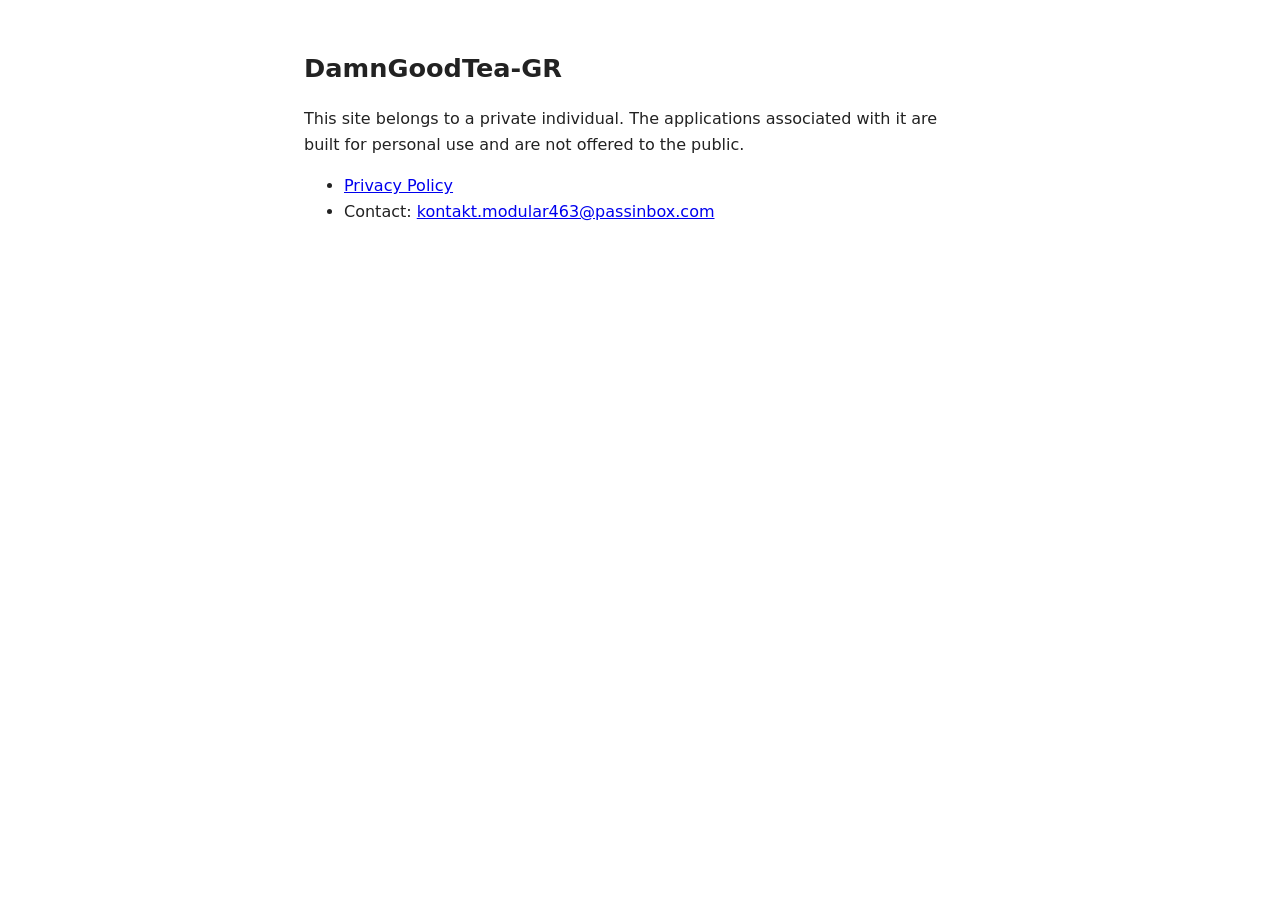
<file: index.html>
<!doctype html>
<html lang="en">
<head>
<meta charset="utf-8">
<meta name="viewport" content="width=device-width, initial-scale=1">
<title>DamnGoodTea-GR</title>
<link rel="stylesheet" href="style.css">
</head>
<body>
<h1>DamnGoodTea-GR</h1>
<p>This site belongs to a private individual. The applications associated with it are built for personal use and are not offered to the public.</p>
<ul>
  <li><a href="privacy.html">Privacy Policy</a></li>
  <li>Contact: <a href="mailto:kontakt.modular463@passinbox.com">kontakt.modular463@passinbox.com</a></li>
</ul>
</body>
</html>
</file>
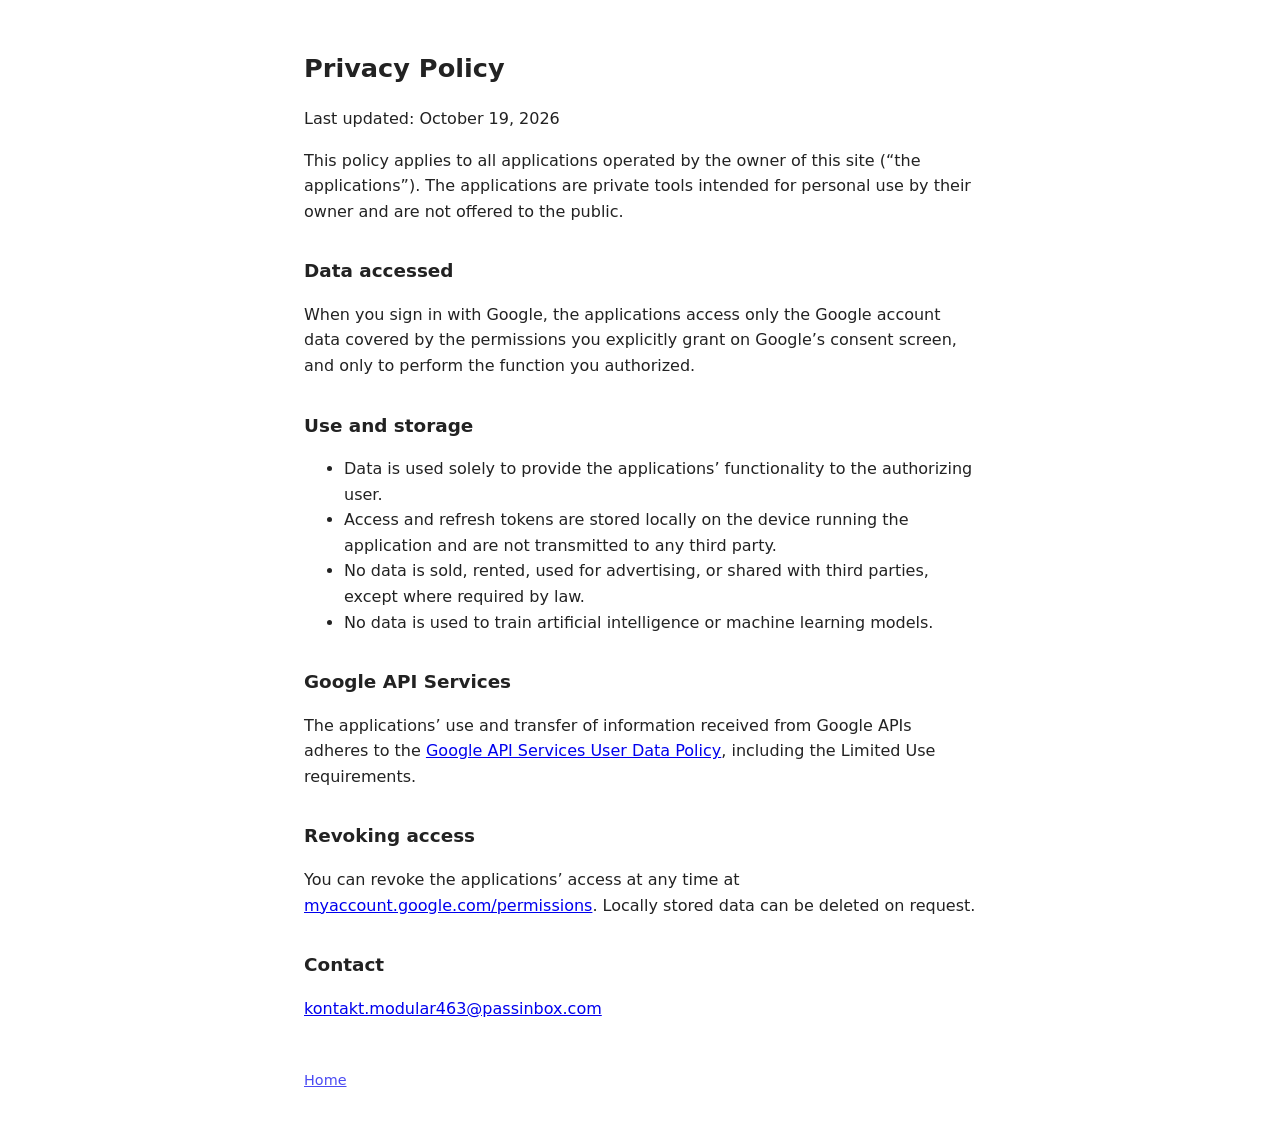
<file: privacy.html>
<!doctype html>
<html lang="en">
<head>
<meta charset="utf-8">
<meta name="viewport" content="width=device-width, initial-scale=1">
<title>Privacy Policy – DamnGoodTea-GR</title>
<link rel="stylesheet" href="style.css">
</head>
<body>
<h1>Privacy Policy</h1>
<p>Last updated: October 19, 2026</p>

<p>This policy applies to all applications operated by the owner of this site (“the applications”). The applications are private tools intended for personal use by their owner and are not offered to the public.</p>

<h2>Data accessed</h2>
<p>When you sign in with Google, the applications access only the Google account data covered by the permissions you explicitly grant on Google’s consent screen, and only to perform the function you authorized.</p>

<h2>Use and storage</h2>
<ul>
  <li>Data is used solely to provide the applications’ functionality to the authorizing user.</li>
  <li>Access and refresh tokens are stored locally on the device running the application and are not transmitted to any third party.</li>
  <li>No data is sold, rented, used for advertising, or shared with third parties, except where required by law.</li>
  <li>No data is used to train artificial intelligence or machine learning models.</li>
</ul>

<h2>Google API Services</h2>
<p>The applications’ use and transfer of information received from Google APIs adheres to the <a href="https://developers.google.com/terms/api-services-user-data-policy">Google API Services User Data Policy</a>, including the Limited Use requirements.</p>

<h2>Revoking access</h2>
<p>You can revoke the applications’ access at any time at <a href="https://myaccount.google.com/permissions">myaccount.google.com/permissions</a>. Locally stored data can be deleted on request.</p>

<h2>Contact</h2>
<p><a href="mailto:kontakt.modular463@passinbox.com">kontakt.modular463@passinbox.com</a></p>

<footer><a href="index.html">Home</a></footer>
</body>
</html>
</file>
<file: style.css>
body{font-family:system-ui,-apple-system,"Segoe UI",sans-serif;max-width:42rem;margin:3rem auto;padding:0 1.25rem;line-height:1.6;color:#222;background:#fff}
@media (prefers-color-scheme:dark){body{color:#ddd;background:#16181c}a{color:#8ab4f8}}
h1{font-size:1.6rem}h2{font-size:1.15rem;margin-top:2rem}
footer{margin-top:3rem;font-size:.9rem;opacity:.7}
</file>
